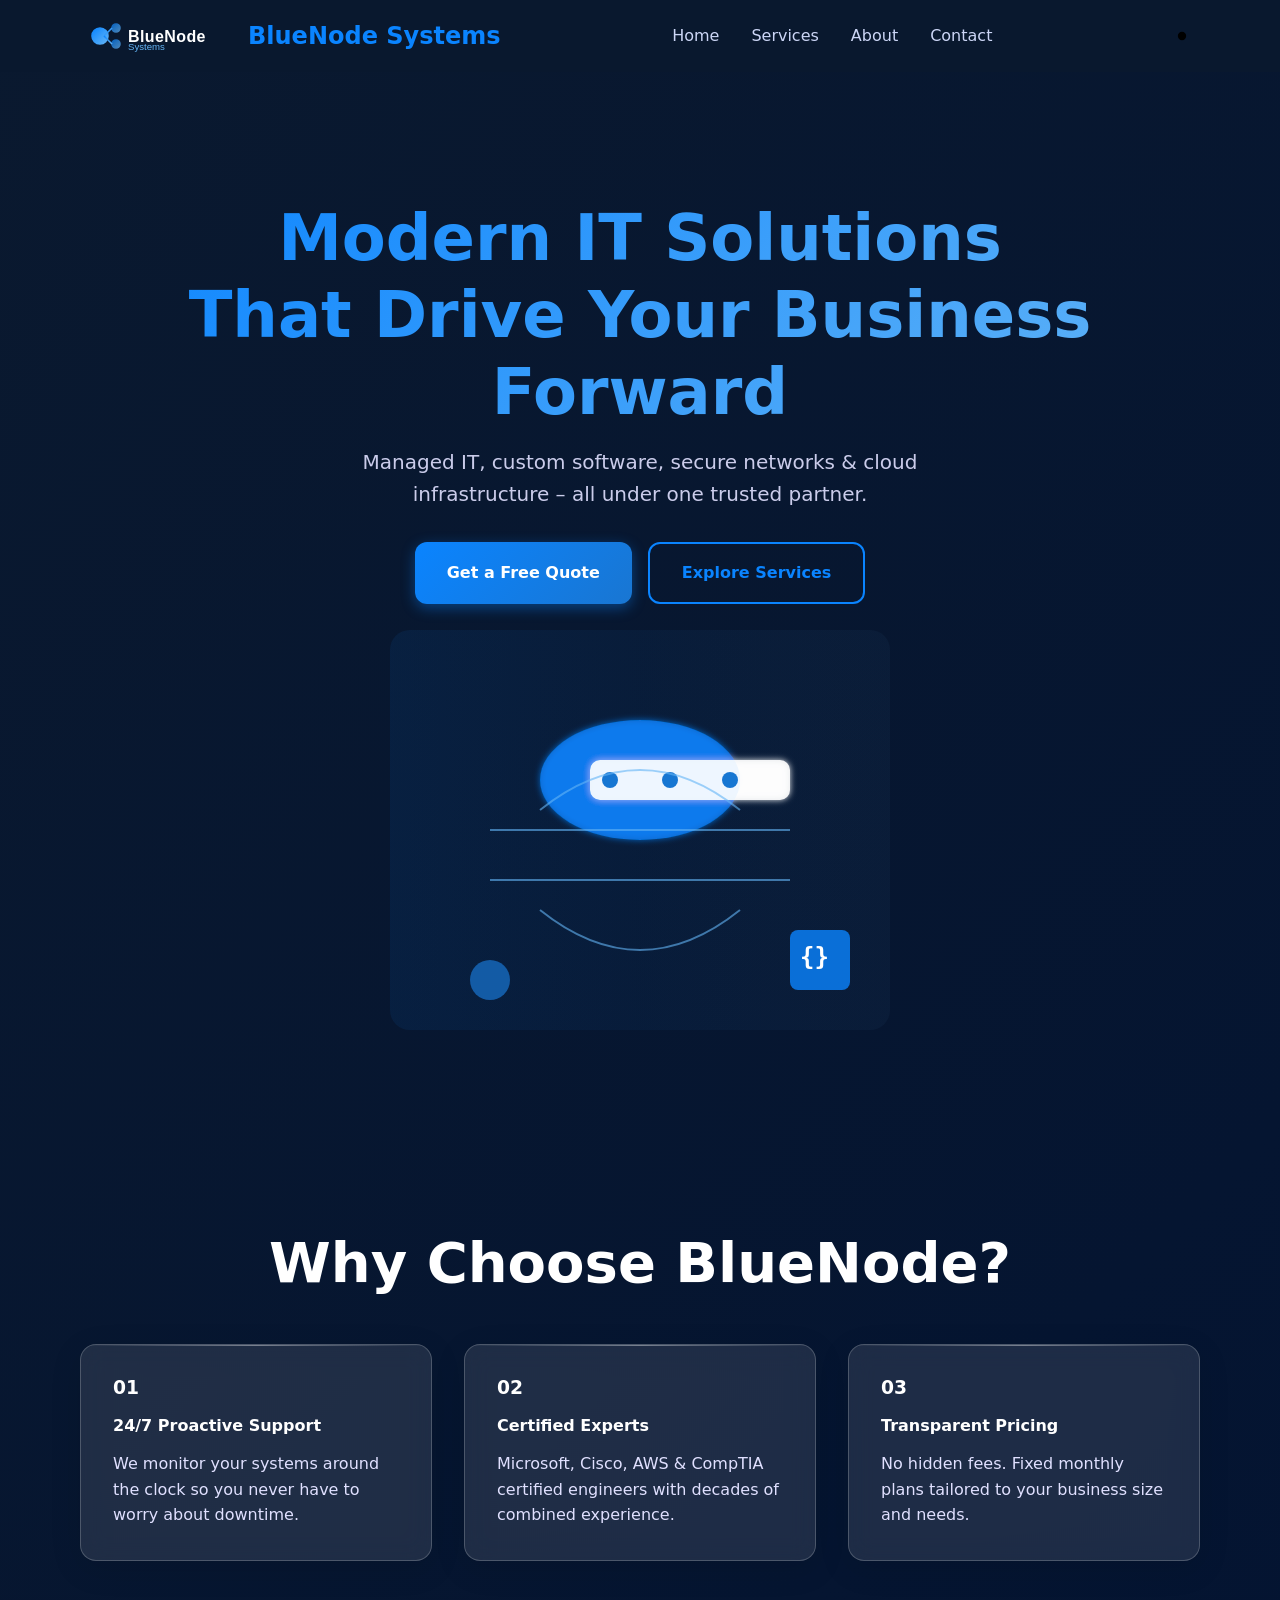
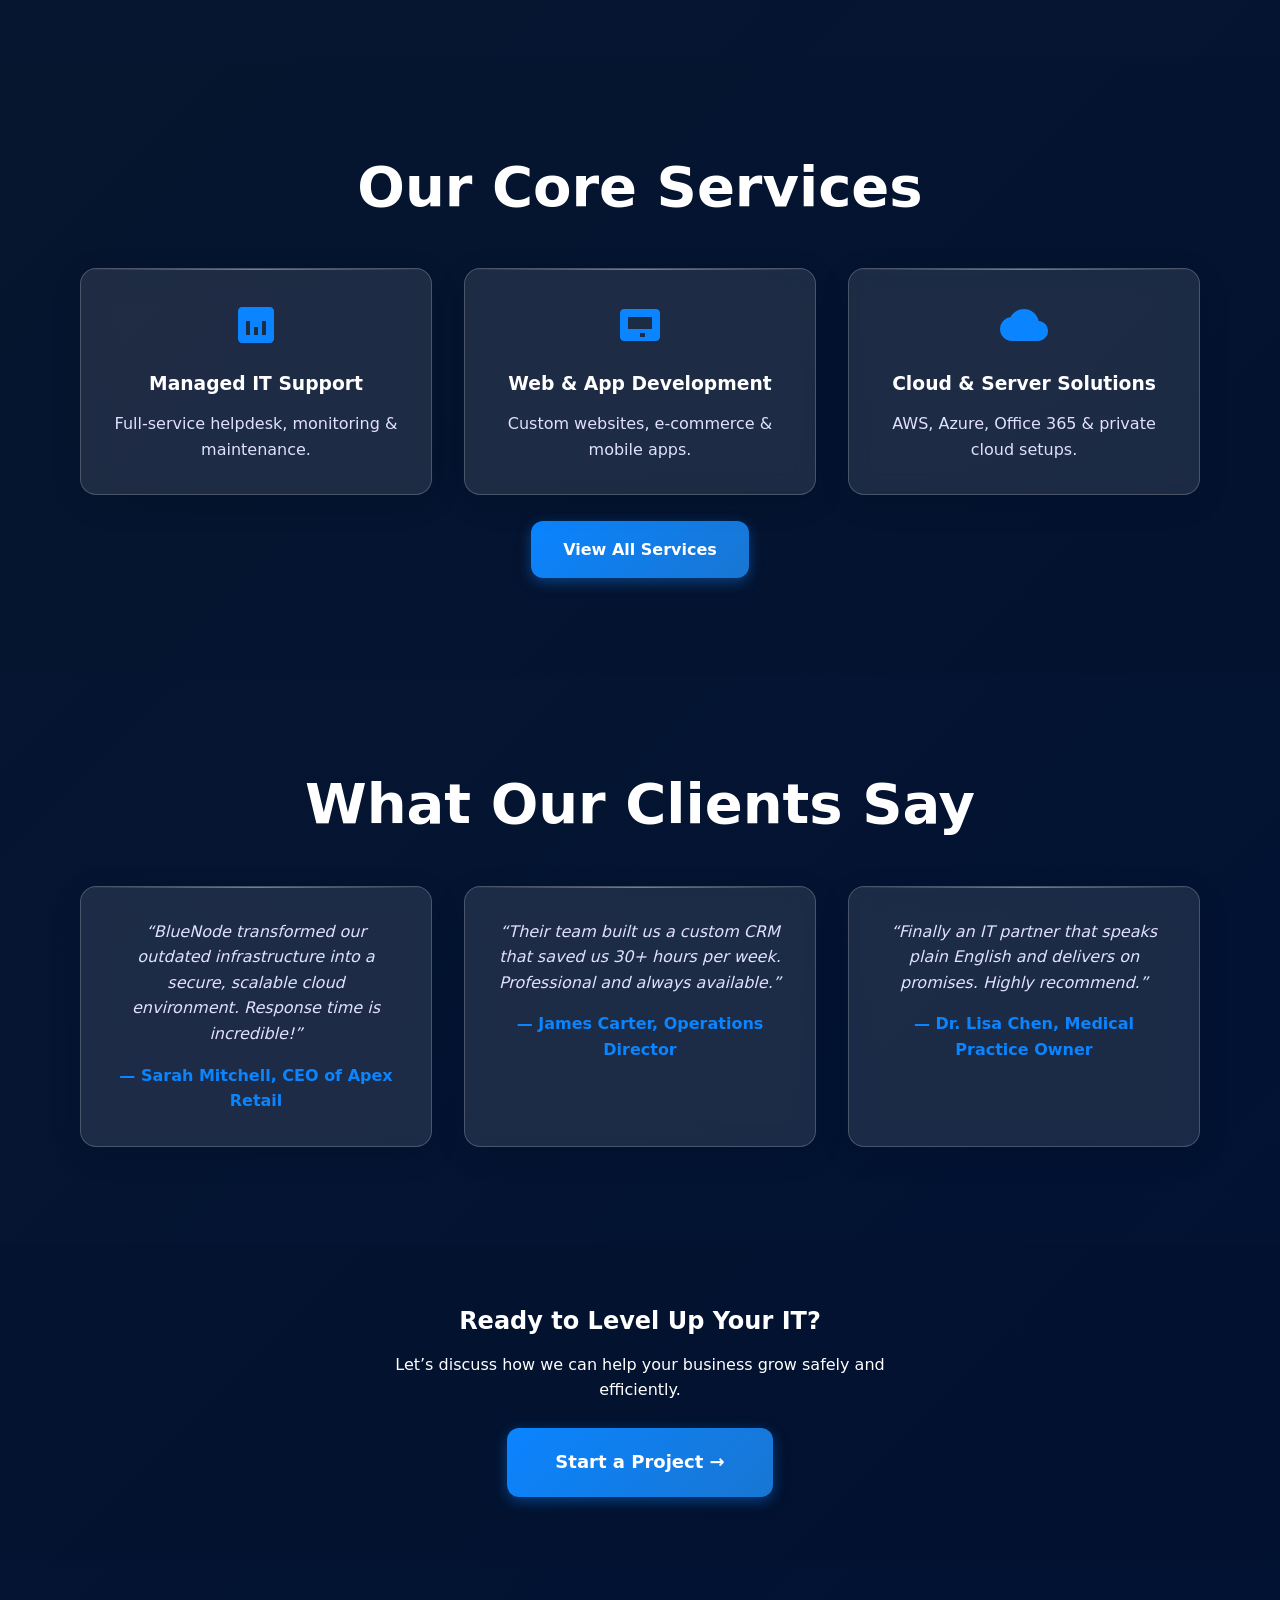
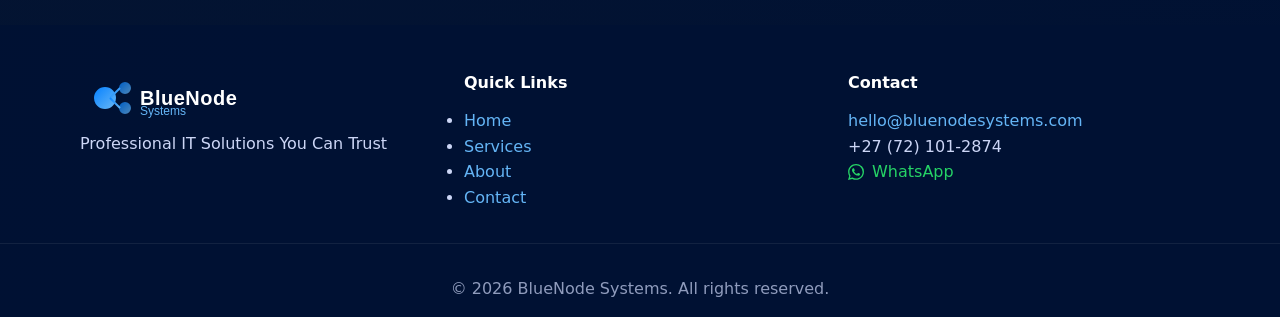
<file: index.html>
<!DOCTYPE html>
<html lang="en">

  <head>
    <meta charset="UTF-8" />
    <meta name="viewport" content="width=device-width, initial-scale=1.0" />
    <meta name="description"
      content="BlueNode Systems – Professional Managed IT Services, Web & App Development, Cloud Solutions, and Network Security in [Your City]. Trusted by 200+ businesses." />
    <meta name="keywords"
      content="IT support, web development, cloud solutions, cybersecurity, managed IT, BlueNode Systems" />
    <meta property="og:title"
      content="BlueNode Systems – Modern IT Solutions for Your Business" />
    <meta property="og:description"
      content="Professional IT services, custom software, secure networks & cloud infrastructure." />
    <meta property="og:url" content="https://bluenodesystems.com" />
    <meta property="og:type" content="website" />

    <title>BlueNode Systems – Professional IT & Digital Solutions</title>
    <link rel="icon" href="./assets/images/logo.svg" type="image/svg+xml">
    <link rel="stylesheet" href="./assets/css/styles.css" />
    <script defer src="./assets/js/main.js"></script>
    <meta property="og:image" content="./assets/images/hero.svg" />

    <!-- JSON-LD Structured Data -->
    <script type="application/ld+json">
  {
    "@context": "https://schema.org",
    "@type": "Organization",
    "name": "BlueNode Systems",
    "url": "https://bluenodesystems.com",
    "logo": "https://bluenodesystems.com/assets/images/logo.svg",
    "description": "Professional managed IT services, web & app development, cloud solutions and cybersecurity.",
    "contactPoint": {
      "@type": "ContactPoint",
      "telephone": "0605697174",
      "contactType": "Customer Service",
      "email": "hello@bluenodesystems.com"
    }
  }
  </script>
  </head>

  <body>
    <!-- Navbar -->
    <header class="header" id="header">
      <div class="container header__container">
        <a href="./" class="logo">
        <img src="./assets/images/logo.svg" alt="BlueNode Systems Logo" />
          <span>BlueNode Systems</span>
        </a>

        <nav class="nav">
          <ul class="nav__list">
            <li><a href="./" class="nav__link active">Home</a></li>
            <li><a href="./services.html" class="nav__link">Services</a></li>
            <li><a href="./about.html" class="nav__link">About</a></li>
            <li><a href="./contact.html" class="nav__link">Contact</a></li>
          </ul>
        </nav>

        <button class="theme-toggle" aria-label="Toggle dark mode"
          id="themeToggle">
          <svg class="sun" viewBox="0 0 24 24">
            <path
              d="M12 7a5 5 0 100 10 5 5 0 000-10zM12 1v2m0 18v2m-10-9H2m20 0h-2m-2.636-7.364l-1.414 1.414m-12.728 0L4.808 6.222M5.636 18.364l1.414-1.414m12.728 0l1.414 1.414" />
          </svg>
          <svg class="moon" viewBox="0 0 24 24">
            <path
              d="M21.64 13a1 1 0 00-1.05-.14 8.05 8.05 0 01-3.37.73 8.15 8.15 0 01-8.14-8.15 8.06 8.06 0 01.73-3.37 1 1 0 00-.64-1.47 10.54 10.54 0 00-5.77 15.6 10.5 10.5 0 0015.6-5.77z" />
          </svg>
        </button>

        <button class="nav-toggle" id="navToggle" aria-label="Open menu">
          <span></span><span></span><span></span>
        </button>
      </div>
    </header>

    <!-- Hero -->
    <section class="hero">
      <div class="container hero__container">
        <div class="hero__content">
          <h1 class="hero__title">Modern IT Solutions<br>That Drive Your
            Business Forward</h1>
          <p class="hero__subtitle">Managed IT, custom software, secure networks
            & cloud infrastructure – all under one trusted partner.</p>
          <div class="hero__actions">
            <a href="/contact.html" class="btn btn--primary">Get a Free
              Quote</a>
            <a href="/services.html" class="btn btn--secondary">Explore
              Services</a>
          </div>
          <br>
        </div>
        <div class="hero-image-container">
          <img 
            src="./assets/images/hero.svg" 
            alt="BlueNode Systems – Modern IT & Cloud Solutions" 
            class="hero-image"
          />
</div>
      </div>
    </section>

    <!-- Why Choose Us -->
    <section class="section why">
      <div class="container">
        <h2 class="section__title">Why Choose BlueNode?</h2>
        <div class="grid why__grid">
          <div class="glass-card why__card reveal">
            <h3>01</h3>
            <h4>24/7 Proactive Support</h4>
            <p>We monitor your systems around the clock so you never have to
              worry about downtime.</p>
          </div>
          <div class="glass-card why__card reveal">
            <h3>02</h3>
            <h4>Certified Experts</h4>
            <p>Microsoft, Cisco, AWS & CompTIA certified engineers with decades
              of combined experience.</p>
          </div>
          <div class="glass-card why__card reveal">
            <h3>03</h3>
            <h4>Transparent Pricing</h4>
            <p>No hidden fees. Fixed monthly plans tailored to your business
              size and needs.</p>
          </div>
        </div>
      </div>
    </section>

    <!-- Service Highlights -->
    <section class="section services-preview">
      <div class="container">
        <h2 class="section__title">Our Core Services</h2>
        <div class="grid services-preview__grid">
          <a href="/services.html#managed-it"
            class="glass-card service-card reveal">
            <svg class="service-icon" viewBox="0 0 24 24">
              <path fill="currentColor"
                d="M19 3H5c-1.1 0-2 .9-2 2v14c0 1.1.9 2 2 2h14c1.1 0 2-.9 2-2V5c0-1.1-.9-2-2-2zM9 17H7v-7h2v7zm4 0h-2v-4h2v4zm4 0h-2v-7h2v7z" />
            </svg>
            <h3>Managed IT Support</h3>
            <p>Full-service helpdesk, monitoring & maintenance.</p>
          </a>
          <a href="/services.html#web-dev"
            class="glass-card service-card reveal">
            <svg class="service-icon" viewBox="0 0 24 24">
              <path fill="currentColor"
                d="M20 4H4c-1.1 0-1.99.9-1.99 2L2 18c0 1.1.9 2 2 2h16c1.1 0 2-.9 2-2V6c0-1.1-.9-2-2-2zm-5.5 14H12v-2h2.5v2zm3.5-4H6V8h12v6z" />
            </svg>
            <h3>Web & App Development</h3>
            <p>Custom websites, e-commerce & mobile apps.</p>
          </a>
          <a href="/services.html#cloud" class="glass-card service-card reveal">
            <svg class="service-icon" viewBox="0 0 24 24">
              <path fill="currentColor"
                d="M19.35 10.04A7.49 7.49 0 0012 4C9.11 4 6.6 5.64 5.35 8.04A5.994 5.994 0 000 14c0 3.31 2.69 6 6 6h13c2.76 0 5-2.24 5-5 0-2.64-2.05-4.78-4.65-4.96z" />
            </svg>
            <h3>Cloud & Server Solutions</h3>
            <p>AWS, Azure, Office 365 & private cloud setups.</p>
          </a>
        </div>
        <br>
        <div class="text-center">
          <a href="/services.html" class="btn btn--primary">View All
            Services</a>
        </div>
      </div>
    </section>

    <!-- Testimonials -->
    <section class="section testimonials">
      <div class="container">
        <h2 class="section__title">What Our Clients Say</h2>
        <div class="grid testimonials__grid">
          <div class="glass-card testimonial reveal">
            <p>“BlueNode transformed our outdated infrastructure into a secure,
              scalable cloud environment. Response time is incredible!”</p>
            <strong>— Sarah Mitchell, CEO of Apex Retail</strong>
          </div>
          <div class="glass-card testimonial reveal">
            <p>“Their team built us a custom CRM that saved us 30+ hours per
              week. Professional and always available.”</p>
            <strong>— James Carter, Operations Director</strong>
          </div>
          <div class="glass-card testimonial reveal">
            <p>“Finally an IT partner that speaks plain English and delivers on
              promises. Highly recommend.”</p>
            <strong>— Dr. Lisa Chen, Medical Practice Owner</strong>
          </div>
        </div>
      </div>
    </section>

    <!-- CTA -->
    <section class="section cta">
      <div class="container cta__container">
        <h2>Ready to Level Up Your IT?</h2>
        <p>Let’s discuss how we can help your business grow safely and
          efficiently.</p>
          <br>
        <a href="/contact.html" class="btn btn--primary btn--large">Start a
          Project →</a>
      </div>
    </section>

    <!-- Footer -->
  <footer class="footer">
    <div class="container footer__container">
      <div class="footer__brand">
        <img src="./assets/images/logo.svg" alt="BlueNode Systems" />
        <p>Professional IT Solutions You Can Trust</p>
      </div>
      <div class="footer__links">
        <h4>Quick Links</h4>
        <ul>
          <li><a href="./">Home</a></li>
          <li><a href="./services.html">Services</a></li>
          <li><a href="./about.html">About</a></li>
          <li><a href="./contact.html">Contact</a></li>
        </ul>
      </div>
      <div class="footer__contact">
        <h4>Contact</h4>
        <p><a href="mailto:hello@bluenodesystems.com">hello@bluenodesystems.com</a></p>
        <p>+27 (72) 101-2874</p>
        <a href="https://wa.me/0721012874" target="_blank" class="whatsapp">
          <svg viewBox="0 0 24 24" style="width:16px;height:16px;">
            <path fill="currentColor"
              d="M17.472 14.382c-.297-.149-1.758-.867-2.03-.967-.273-.099-.471-.148-.67.15-.197.297-.767.966-.94 1.164-.173.199-.347.223-.644.075-.297-.15-1.255-.463-2.39-1.475-.883-.788-1.48-1.761-1.653-2.059-.173-.297-.018-.458.13-.606.134-.133.298-.347.446-.52.149-.174.198-.298.298-.497.099-.198.05-.371-.025-.52-.075-.149-.669-1.612-.916-2.207-.242-.579-.487-.5-.669-.51-.173-.008-.371-.01-.57-.01-.198 0-.52.074-.792.372-.272.297-1.04 1.016-1.04 2.479 0 1.462 1.065 2.875 1.213 3.074.149.198 2.096 3.2 5.077 4.487.709.306 1.262.489 1.694.625.712.227 1.36.195 1.871.118.571-.085 1.758-.719 2.006-1.413.248-.694.248-1.289.173-1.413-.074-.124-.272-.198-.57-.347m-5.421 7.403h-.004a9.87 9.87 0 01-5.031-1.378l-.361-.214-3.741.982.998-3.648-.235-.374a9.86 9.86 0 01-1.51-5.26c.001-5.45 4.436-9.884 9.888-9.884 2.64 0 5.122 1.03 6.988 2.898a9.825 9.825 0 012.893 6.994c-.003 5.45-4.437 9.884-9.885 9.884m8.413-18.297A11.815 11.815 0 0012.05 0C5.495 0 .16 5.335.157 11.892c0 2.096.547 4.142 1.588 5.945L.057 24l6.305-1.654a11.882 11.882 0 005.683 1.448h.005c6.554 0 11.89-5.335 11.893-11.893A11.821 11.821 0 0020.886 3.488" />
          </svg>
          WhatsApp
        </a>
      </div>
    </div>
    <div class="footer__bottom">
      <p>© 2026 BlueNode Systems. All rights reserved.</p>
    </div>
  </footer>
  </body>

</html>
</file>
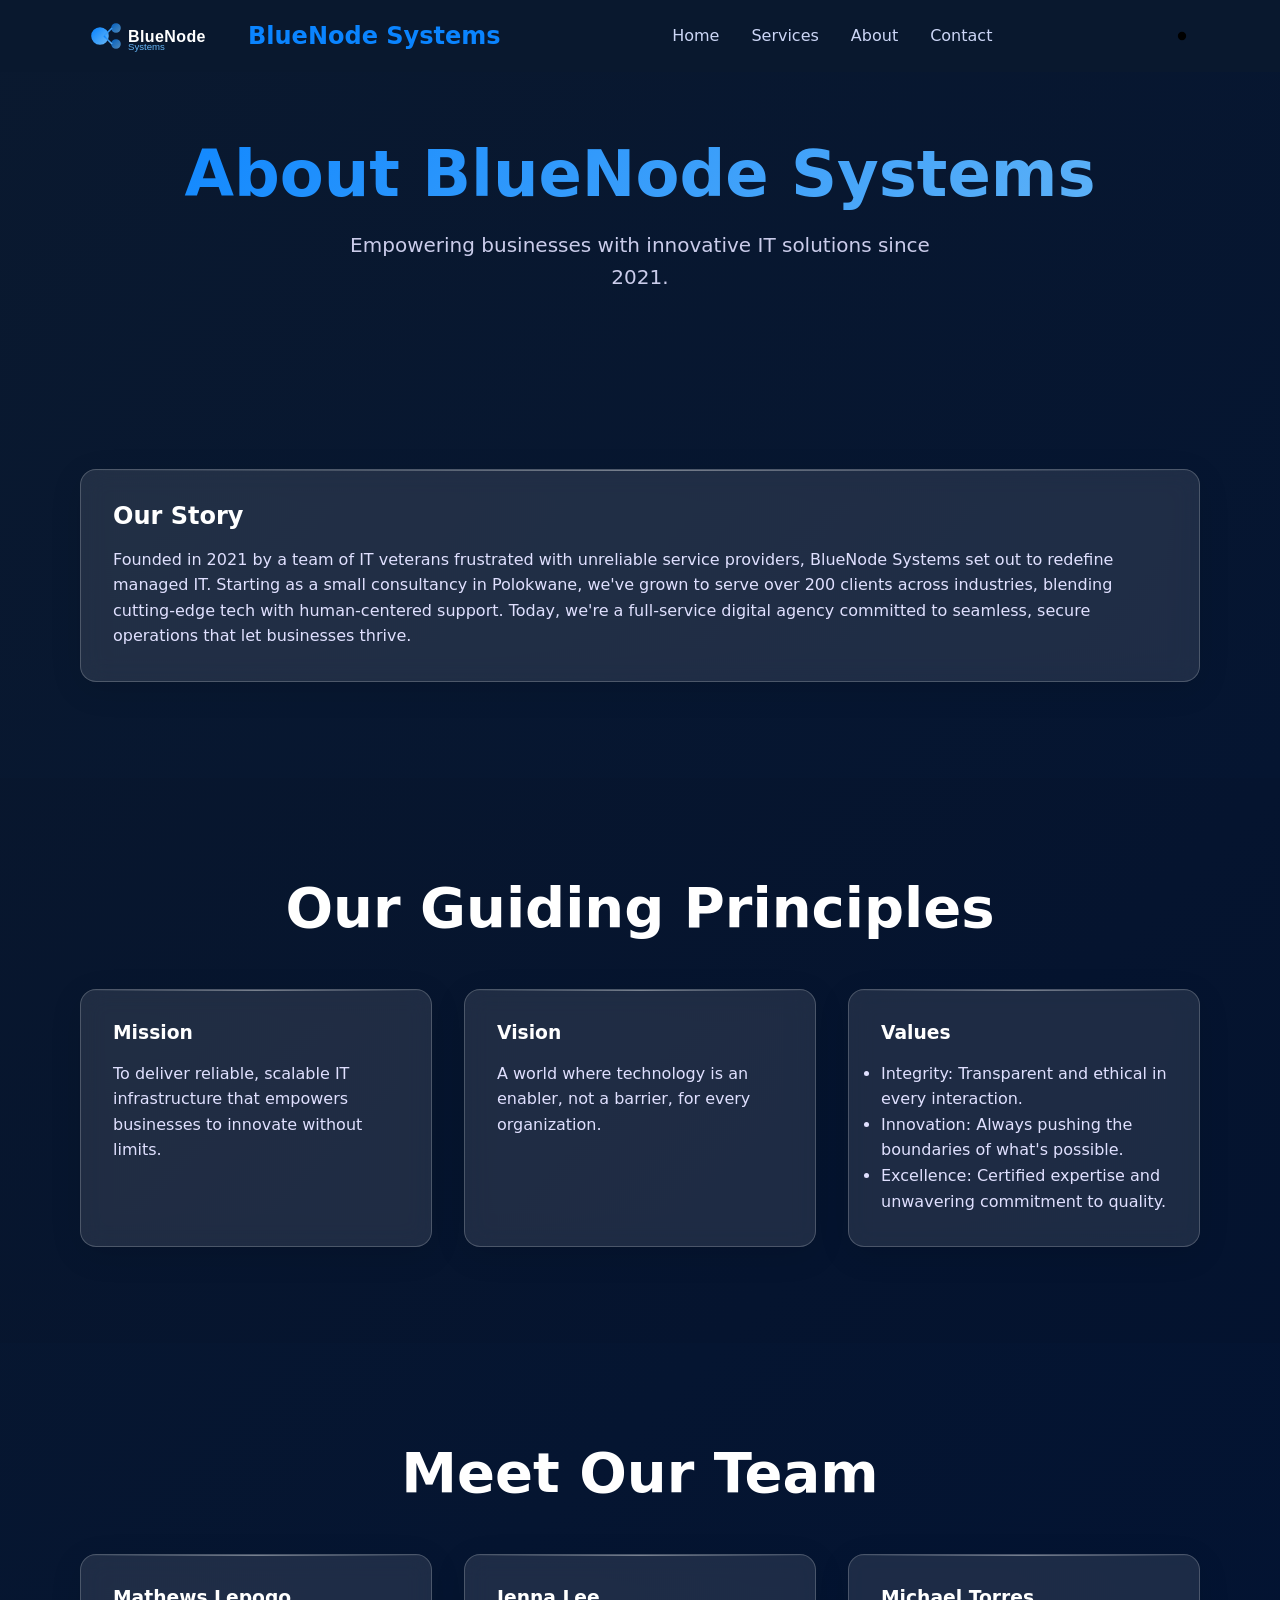
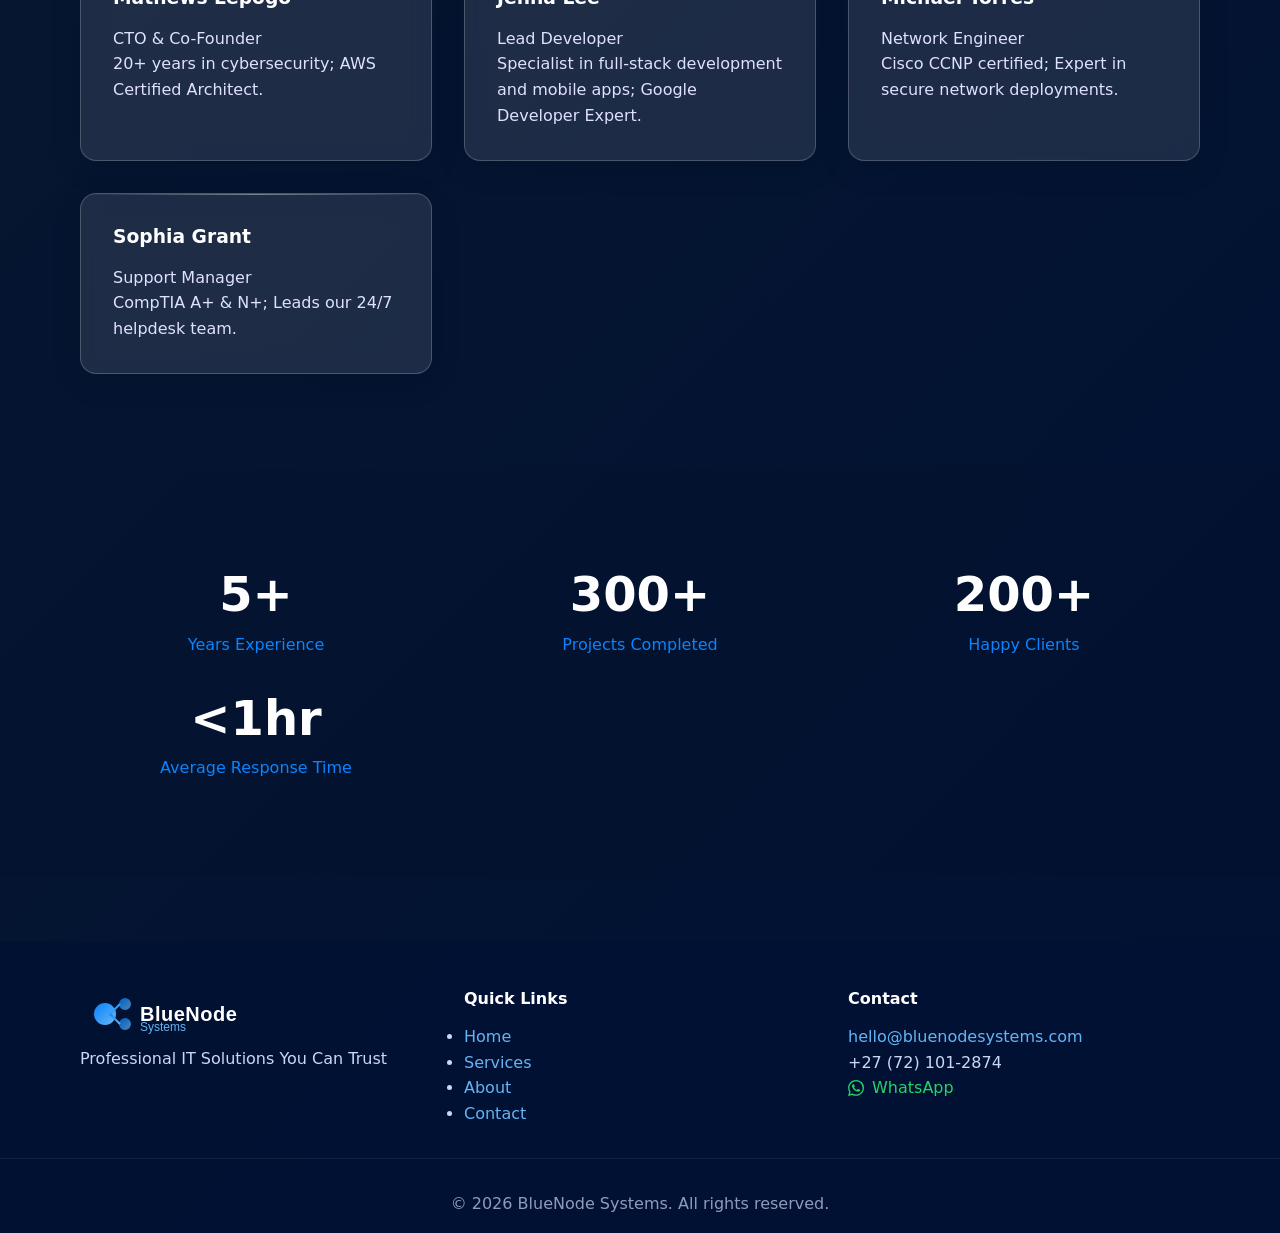
<file: about.html>
<!DOCTYPE html>
<html lang="en">

  <head>
    <meta charset="UTF-8" />
    <meta name="viewport" content="width=device-width, initial-scale=1.0" />
    <meta name="description"
      content="Learn about BlueNode Systems: Our story, mission, team, and track record in IT services and digital solutions." />
    <meta name="keywords"
      content="about BlueNode Systems, IT company, mission vision, team" />
    <meta property="og:title" content="About Us – BlueNode Systems" />
    <meta property="og:description"
      content="Discover our journey, values, and expert team delivering reliable IT solutions." />
    <meta property="og:url" content="https://bluenodesystems.com/about.html" />
    <meta property="og:type" content="website" />

    <title>About Us – BlueNode Systems</title>
    <link rel="icon" href="./assets/images/logo.svg" type="image/svg+xml">
    <link rel="stylesheet" href="./assets/css/styles.css" />
    <script defer src="./assets/js/main.js"></script>
    <meta property="og:image" content="./assets/images/hero.svg" />

    <!-- JSON-LD Structured Data -->
    <script type="application/ld+json">
  {
    "@context": "https://schema.org",
    "@type": "Organization",
    "name": "BlueNode Systems",
    "url": "https://bluenodesystems.com",
    "logo": "https://bluenodesystems.com/assets/images/logo.svg",
    "description": "Professional managed IT services, web & app development, cloud solutions and cybersecurity.",
    "contactPoint": {
      "@type": "ContactPoint",
      "telephone": "0605697174",
      "contactType": "Customer Service",
      "email": "hello@bluenodesystems.com"
    }
  }
  </script>
  </head>

  <body>
    <!-- Navbar (same as index, but active on About) -->
    <header class="header" id="header">
      <div class="container header__container">
        <a href="./" class="logo">
        <img src="./assets/images/logo.svg" alt="BlueNode Systems Logo" />
          <span>BlueNode Systems</span>
        </a>

        <nav class="nav">
          <ul class="nav__list">
            <li><a href="./" class="nav__link">Home</a></li>
            <li><a href="./services.html" class="nav__link">Services</a></li>
            <li><a href="./about.html" class="nav__link active">About</a></li>
            <li><a href="./contact.html" class="nav__link">Contact</a></li>
          </ul>
        </nav>

        <button class="theme-toggle" aria-label="Toggle dark mode"
          id="themeToggle">
          <svg class="sun" viewBox="0 0 24 24">
            <path
              d="M12 7a5 5 0 100 10 5 5 0 000-10zM12 1v2m0 18v2m-10-9H2m20 0h-2m-2.636-7.364l-1.414 1.414m-12.728 0L4.808 6.222M5.636 18.364l1.414-1.414m12.728 0l1.414 1.414" />
          </svg>
          <svg class="moon" viewBox="0 0 24 24">
            <path
              d="M21.64 13a1 1 0 00-1.05-.14 8.05 8.05 0 01-3.37.73 8.15 8.15 0 01-8.14-8.15 8.06 8.06 0 01.73-3.37 1 1 0 00-.64-1.47 10.54 10.54 0 00-5.77 15.6 10.5 10.5 0 0015.6-5.77z" />
          </svg>
        </button>

        <button class="nav-toggle" id="navToggle" aria-label="Open menu">
          <span></span><span></span><span></span>
        </button>
      </div>
    </header>

    <!-- Hero Small -->
    <section class="hero hero--small">
      <div class="container">
        <h1 class="hero__title">About BlueNode Systems</h1>
        <p class="hero__subtitle">Empowering businesses with innovative IT
          solutions since 2021.</p>
      </div>
    </section>

    <!-- Company Story -->
    <section class="section story">
      <div class="container">
        <div class="glass-card reveal">
          <h2>Our Story</h2>
          <p>Founded in 2021 by a team of IT veterans frustrated with unreliable
            service providers, BlueNode Systems set out to redefine managed IT.
            Starting as a small consultancy in Polokwane, we've grown to serve
            over 200 clients across industries, blending cutting-edge tech with
            human-centered support. Today, we're a full-service digital agency
            committed to seamless, secure operations that let businesses thrive.
          </p>
        </div>
      </div>
    </section>

    <!-- Mission, Vision, Values -->
    <section class="section mv v">
      <div class="container">
        <h2 class="section__title">Our Guiding Principles</h2>
        <div class="grid mvv__grid">
          <div class="glass-card reveal">
            <h3>Mission</h3>
            <p>To deliver reliable, scalable IT infrastructure that empowers
              businesses to innovate without limits.</p>
          </div>
          <div class="glass-card reveal">
            <h3>Vision</h3>
            <p>A world where technology is an enabler, not a barrier, for every
              organization.</p>
          </div>
          <div class="glass-card reveal">
            <h3>Values</h3>
            <ul>
              <li>Integrity: Transparent and ethical in every interaction.</li>
              <li>Innovation: Always pushing the boundaries of what's possible.
              </li>
              <li>Excellence: Certified expertise and unwavering commitment to
                quality.</li>
            </ul>
          </div>
        </div>
      </div>
    </section>

    <!-- Team -->
    <section class="section team">
      <div class="container">
        <h2 class="section__title">Meet Our Team</h2>
        <div class="grid team__grid">
          <div class="glass-card team-member reveal">
            <h3>Mathews Lepogo</h3>
            <p>CTO & Co-Founder</p>
            <p>20+ years in cybersecurity; AWS Certified Architect.</p>
          </div>
          <div class="glass-card team-member reveal">
            <h3>Jenna Lee</h3>
            <p>Lead Developer</p>
            <p>Specialist in full-stack development and mobile apps; Google
              Developer Expert.</p>
          </div>
          <div class="glass-card team-member reveal">
            <h3>Michael Torres</h3>
            <p>Network Engineer</p>
            <p>Cisco CCNP certified; Expert in secure network deployments.</p>
          </div>
          <div class="glass-card team-member reveal">
            <h3>Sophia Grant</h3>
            <p>Support Manager</p>
            <p>CompTIA A+ & N+; Leads our 24/7 helpdesk team.</p>
          </div>
        </div>
      </div>
    </section>

    <!-- Quick Stats -->
    <section class="section stats">
      <div class="container">
        <div class="grid stats__grid">
          <div class="stat reveal">
            <h3>5+</h3>
            <p>Years Experience</p>
          </div>
          <div class="stat reveal">
            <h3>300+</h3>
            <p>Projects Completed</p>
          </div>
          <div class="stat reveal">
            <h3>200+</h3>
            <p>Happy Clients</p>
          </div>
          <div class="stat reveal">
            <h3>&lt;1hr</h3>
            <p>Average Response Time</p>
          </div>
        </div>
      </div>
    </section>

    <!-- Footer -->
  <footer class="footer">
    <div class="container footer__container">
      <div class="footer__brand">
        <img src="./assets/images/logo.svg" alt="BlueNode Systems" />
        <p>Professional IT Solutions You Can Trust</p>
      </div>
      <div class="footer__links">
        <h4>Quick Links</h4>
        <ul>
          <li><a href="./">Home</a></li>
          <li><a href="./services.html">Services</a></li>
          <li><a href="./about.html">About</a></li>
          <li><a href="./contact.html">Contact</a></li>
        </ul>
      </div>
      <div class="footer__contact">
        <h4>Contact</h4>
        <p><a href="mailto:hello@bluenodesystems.com">hello@bluenodesystems.com</a></p>
        <p>+27 (72) 101-2874</p>
        <a href="https://wa.me/0721012874" target="_blank" class="whatsapp">
          <svg viewBox="0 0 24 24" style="width:16px;height:16px;">
            <path fill="currentColor"
              d="M17.472 14.382c-.297-.149-1.758-.867-2.03-.967-.273-.099-.471-.148-.67.15-.197.297-.767.966-.94 1.164-.173.199-.347.223-.644.075-.297-.15-1.255-.463-2.39-1.475-.883-.788-1.48-1.761-1.653-2.059-.173-.297-.018-.458.13-.606.134-.133.298-.347.446-.52.149-.174.198-.298.298-.497.099-.198.05-.371-.025-.52-.075-.149-.669-1.612-.916-2.207-.242-.579-.487-.5-.669-.51-.173-.008-.371-.01-.57-.01-.198 0-.52.074-.792.372-.272.297-1.04 1.016-1.04 2.479 0 1.462 1.065 2.875 1.213 3.074.149.198 2.096 3.2 5.077 4.487.709.306 1.262.489 1.694.625.712.227 1.36.195 1.871.118.571-.085 1.758-.719 2.006-1.413.248-.694.248-1.289.173-1.413-.074-.124-.272-.198-.57-.347m-5.421 7.403h-.004a9.87 9.87 0 01-5.031-1.378l-.361-.214-3.741.982.998-3.648-.235-.374a9.86 9.86 0 01-1.51-5.26c.001-5.45 4.436-9.884 9.888-9.884 2.64 0 5.122 1.03 6.988 2.898a9.825 9.825 0 012.893 6.994c-.003 5.45-4.437 9.884-9.885 9.884m8.413-18.297A11.815 11.815 0 0012.05 0C5.495 0 .16 5.335.157 11.892c0 2.096.547 4.142 1.588 5.945L.057 24l6.305-1.654a11.882 11.882 0 005.683 1.448h.005c6.554 0 11.89-5.335 11.893-11.893A11.821 11.821 0 0020.886 3.488" />
          </svg>
          WhatsApp
        </a>
      </div>
    </div>
    <div class="footer__bottom">
      <p>© 2026 BlueNode Systems. All rights reserved.</p>
    </div>
  </footer>
  </body>

</html>
</file>
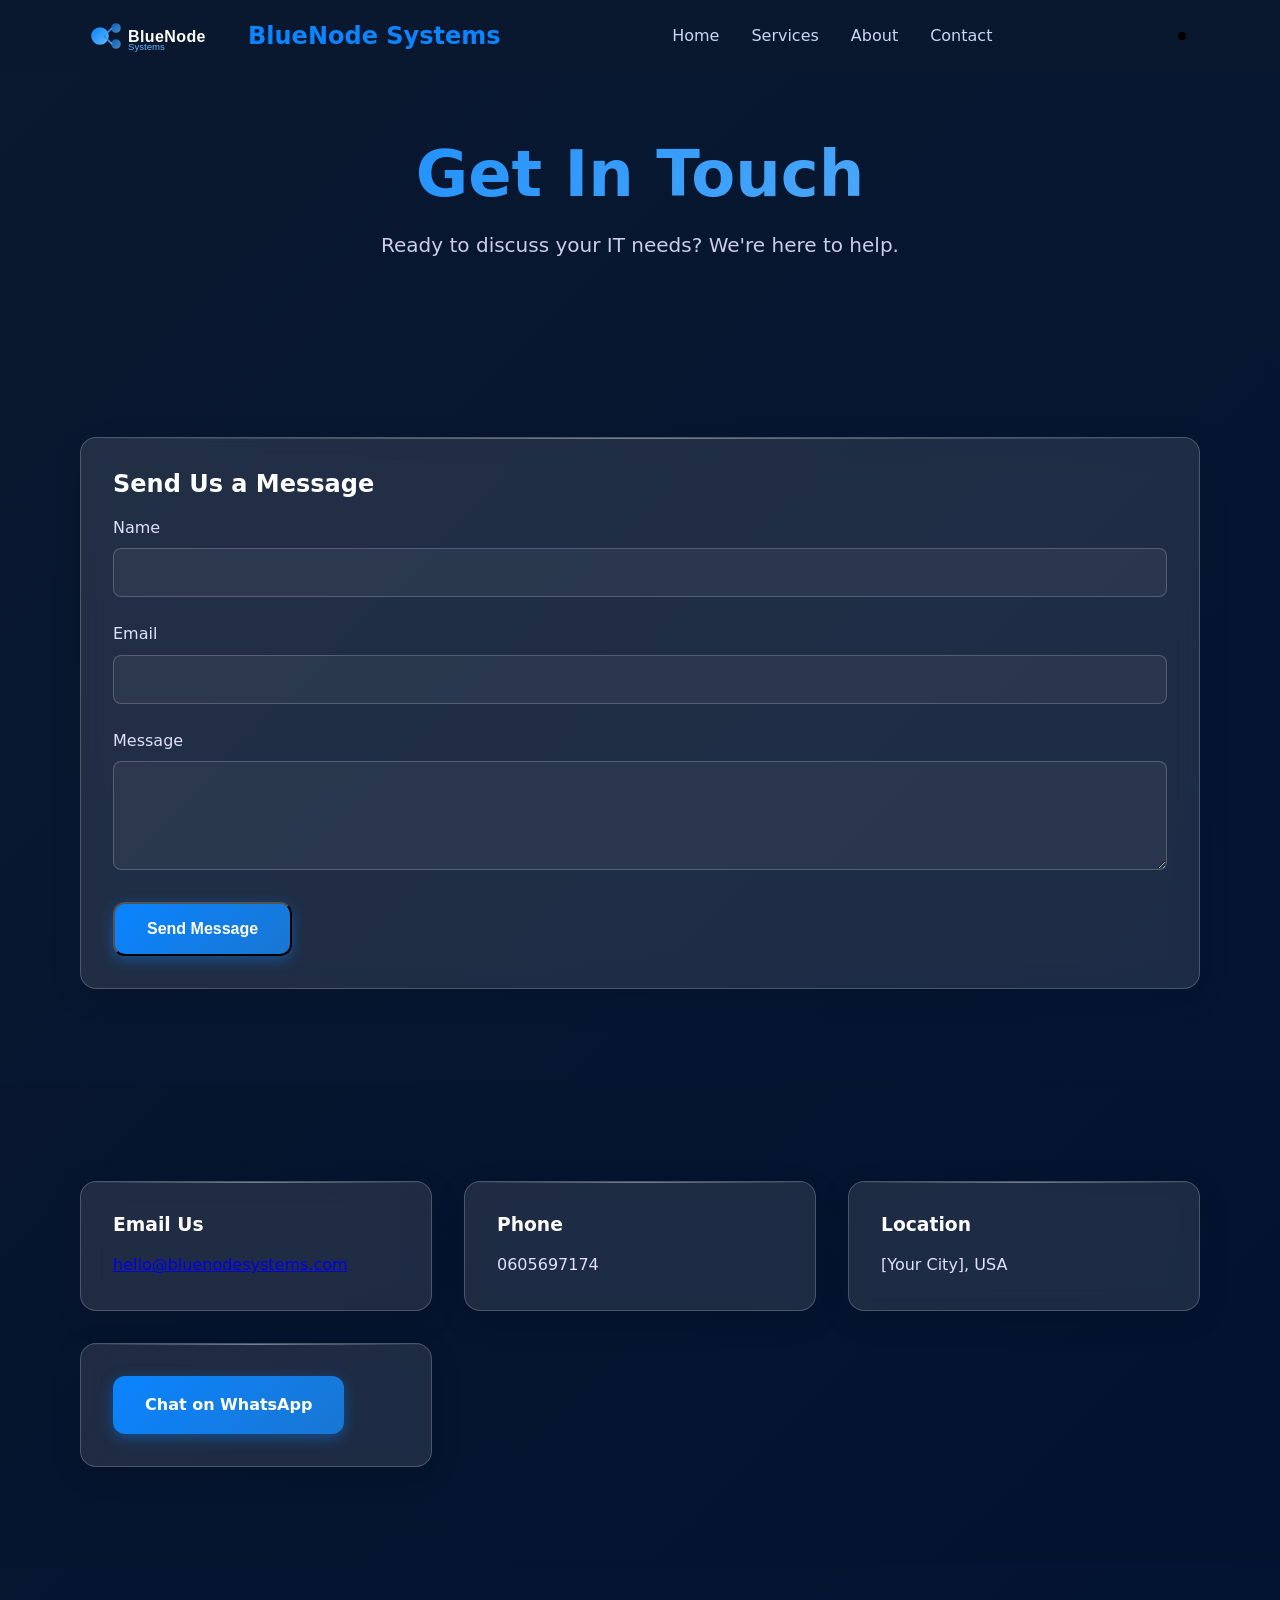
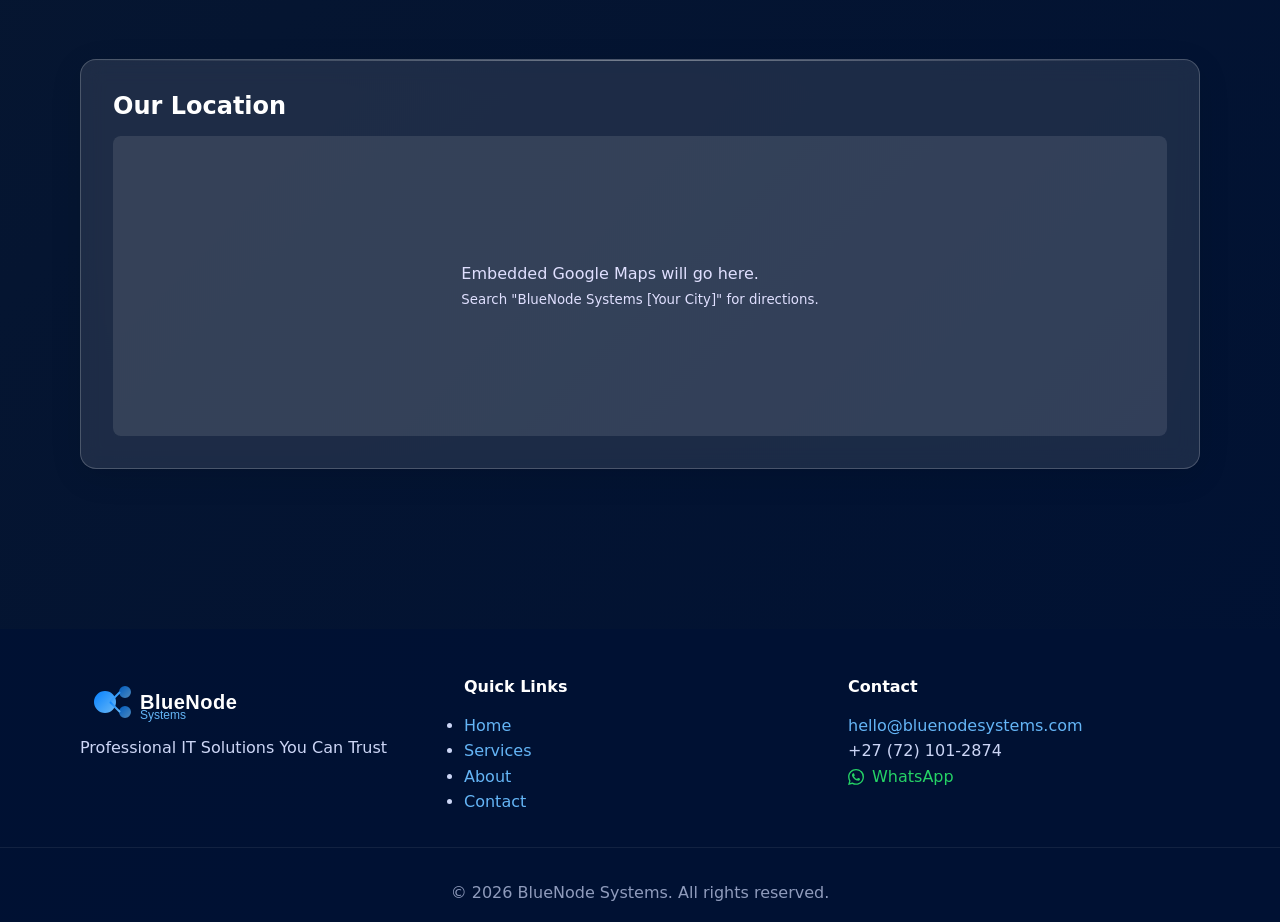
<file: contact.html>
<!DOCTYPE html>
<html lang="en">

  <head>
    <meta charset="UTF-8" />
    <meta name="viewport" content="width=device-width, initial-scale=1.0" />
    <meta name="description"
      content="Contact BlueNode Systems for IT consultations, quotes, or support. Get in touch via form, email, or WhatsApp." />
    <meta name="keywords"
      content="contact BlueNode Systems, IT support quote, get in touch" />
    <meta property="og:title" content="Contact Us – BlueNode Systems" />
    <meta property="og:description"
      content="Reach out for professional IT services and solutions." />
    <meta property="og:url"
      content="https://bluenodesystems.com/contact.html" />
    <meta property="og:type" content="website" />

    <title>Contact Us – BlueNode Systems</title>
    <link rel="icon" href="./assets/images/logo.svg" type="image/svg+xml">
    <link rel="stylesheet" href="./assets/css/styles.css" />
    <script defer src="./assets/js/main.js"></script>
    <meta property="og:image" content="./assets/images/hero.svg" />

    <!-- JSON-LD Structured Data -->
    <script type="application/ld+json">
  {
    "@context": "https://schema.org",
    "@type": "Organization",
    "name": "BlueNode Systems",
    "url": "https://bluenodesystems.com",
    "logo": "https://bluenodesystems.com/assets/images/logo.svg",
    "description": "Professional managed IT services, web & app development, cloud solutions and cybersecurity.",
    "contactPoint": {
      "@type": "ContactPoint",
      "telephone": "0605697174",
      "contactType": "Customer Service",
      "email": "hello@bluenodesystems.com"
    }
  }
  </script>
  </head>

  <body>
    <!-- Navbar (same as index, but active on Contact) -->
    <header class="header" id="header">
      <div class="container header__container">
        <a href="./" class="logo">
        <img src="./assets/images/logo.svg" alt="BlueNode Systems Logo" />
          <span>BlueNode Systems</span>
        </a>

        <nav class="nav">
          <ul class="nav__list">
            <li><a href="./" class="nav__link">Home</a></li>
            <li><a href="./services.html" class="nav__link">Services</a></li>
            <li><a href="./about.html" class="nav__link">About</a></li>
            <li><a href="./contact.html" class="nav__link active">Contact</a></li>
          </ul>
        </nav>

        <button class="theme-toggle" aria-label="Toggle dark mode"
          id="themeToggle">
          <svg class="sun" viewBox="0 0 24 24">
            <path
              d="M12 7a5 5 0 100 10 5 5 0 000-10zM12 1v2m0 18v2m-10-9H2m20 0h-2m-2.636-7.364l-1.414 1.414m-12.728 0L4.808 6.222M5.636 18.364l1.414-1.414m12.728 0l1.414 1.414" />
          </svg>
          <svg class="moon" viewBox="0 0 24 24">
            <path
              d="M21.64 13a1 1 0 00-1.05-.14 8.05 8.05 0 01-3.37.73 8.15 8.15 0 01-8.14-8.15 8.06 8.06 0 01.73-3.37 1 1 0 00-.64-1.47 10.54 10.54 0 00-5.77 15.6 10.5 10.5 0 0015.6-5.77z" />
          </svg>
        </button>

        <button class="nav-toggle" id="navToggle" aria-label="Open menu">
          <span></span><span></span><span></span>
        </button>
      </div>
    </header>

    <!-- Hero Small -->
    <section class="hero hero--small">
      <div class="container">
        <h1 class="hero__title">Get In Touch</h1>
        <p class="hero__subtitle">Ready to discuss your IT needs? We're here to
          help.</p>
      </div>
    </section>

    <!-- Contact Form -->
    <section class="section contact-form">
      <div class="container">
        <form class="glass-card contact__form reveal" action="/submit"
          method="POST">
          <h2>Send Us a Message</h2>
          <div class="form-group">
            <label for="name">Name</label>
            <input type="text" id="name" name="name" required />
          </div>
          <div class="form-group">
            <label for="email">Email</label>
            <input type="email" id="email" name="email" required />
          </div>
          <div class="form-group">
            <label for="message">Message</label>
            <textarea id="message" name="message" rows="5" required></textarea>
          </div>
          <button type="submit" class="btn btn--primary">Send Message</button>
        </form>
      </div>
    </section>

    <!-- Contact Info -->
    <section class="section contact-info">
      <div class="container grid contact__grid">
        <div class="glass-card reveal">
          <h3>Email Us</h3>
          <p><a
              href="mailto:hello@bluenodesystems.com">hello@bluenodesystems.com</a>
          </p>
        </div>
        <div class="glass-card reveal">
          <h3>Phone</h3>
          <p>0605697174</p>
        </div>
        <div class="glass-card reveal">
          <h3>Location</h3>
          <p>[Your City], USA</p>
        </div>
        <div class="glass-card reveal whatsapp-btn">
          <a href="https://wa.me/0721012874" target="_blank"
            class="btn btn--primary">Chat on WhatsApp</a>
        </div>
      </div>
    </section>

    <!-- Maps Placeholder -->
    <section class="section maps">
      <div class="container">
        <div class="glass-card reveal">
          <h2>Our Location</h2>
          <div id="map-placeholder"
            style="height: 300px; background: rgba(255,255,255,0.1); border-radius: 8px; display: flex; align-items: center; justify-content: center;">
            <p>Embedded Google Maps will go here. <br><small>Search "BlueNode
                Systems [Your City]" for directions.</small></p>
          </div>
        </div>
      </div>
    </section>

    <!-- Footer -->
  <footer class="footer">
    <div class="container footer__container">
      <div class="footer__brand">
        <img src="./assets/images/logo.svg" alt="BlueNode Systems" />
        <p>Professional IT Solutions You Can Trust</p>
      </div>
      <div class="footer__links">
        <h4>Quick Links</h4>
        <ul>
          <li><a href="./">Home</a></li>
          <li><a href="./services.html">Services</a></li>
          <li><a href="./about.html">About</a></li>
          <li><a href="./contact.html">Contact</a></li>
        </ul>
      </div>
      <div class="footer__contact">
        <h4>Contact</h4>
        <p><a href="mailto:hello@bluenodesystems.com">hello@bluenodesystems.com</a></p>
        <p>+27 (72) 101-2874</p>
        <a href="https://wa.me/0721012874" target="_blank" class="whatsapp">
          <svg viewBox="0 0 24 24" style="width:16px;height:16px;">
            <path fill="currentColor"
              d="M17.472 14.382c-.297-.149-1.758-.867-2.03-.967-.273-.099-.471-.148-.67.15-.197.297-.767.966-.94 1.164-.173.199-.347.223-.644.075-.297-.15-1.255-.463-2.39-1.475-.883-.788-1.48-1.761-1.653-2.059-.173-.297-.018-.458.13-.606.134-.133.298-.347.446-.52.149-.174.198-.298.298-.497.099-.198.05-.371-.025-.52-.075-.149-.669-1.612-.916-2.207-.242-.579-.487-.5-.669-.51-.173-.008-.371-.01-.57-.01-.198 0-.52.074-.792.372-.272.297-1.04 1.016-1.04 2.479 0 1.462 1.065 2.875 1.213 3.074.149.198 2.096 3.2 5.077 4.487.709.306 1.262.489 1.694.625.712.227 1.36.195 1.871.118.571-.085 1.758-.719 2.006-1.413.248-.694.248-1.289.173-1.413-.074-.124-.272-.198-.57-.347m-5.421 7.403h-.004a9.87 9.87 0 01-5.031-1.378l-.361-.214-3.741.982.998-3.648-.235-.374a9.86 9.86 0 01-1.51-5.26c.001-5.45 4.436-9.884 9.888-9.884 2.64 0 5.122 1.03 6.988 2.898a9.825 9.825 0 012.893 6.994c-.003 5.45-4.437 9.884-9.885 9.884m8.413-18.297A11.815 11.815 0 0012.05 0C5.495 0 .16 5.335.157 11.892c0 2.096.547 4.142 1.588 5.945L.057 24l6.305-1.654a11.882 11.882 0 005.683 1.448h.005c6.554 0 11.89-5.335 11.893-11.893A11.821 11.821 0 0020.886 3.488" />
          </svg>
          WhatsApp
        </a>
      </div>
    </div>
    <div class="footer__bottom">
      <p>© 2026 BlueNode Systems. All rights reserved.</p>
    </div>
  </footer>
  </body>

</html>
</file>
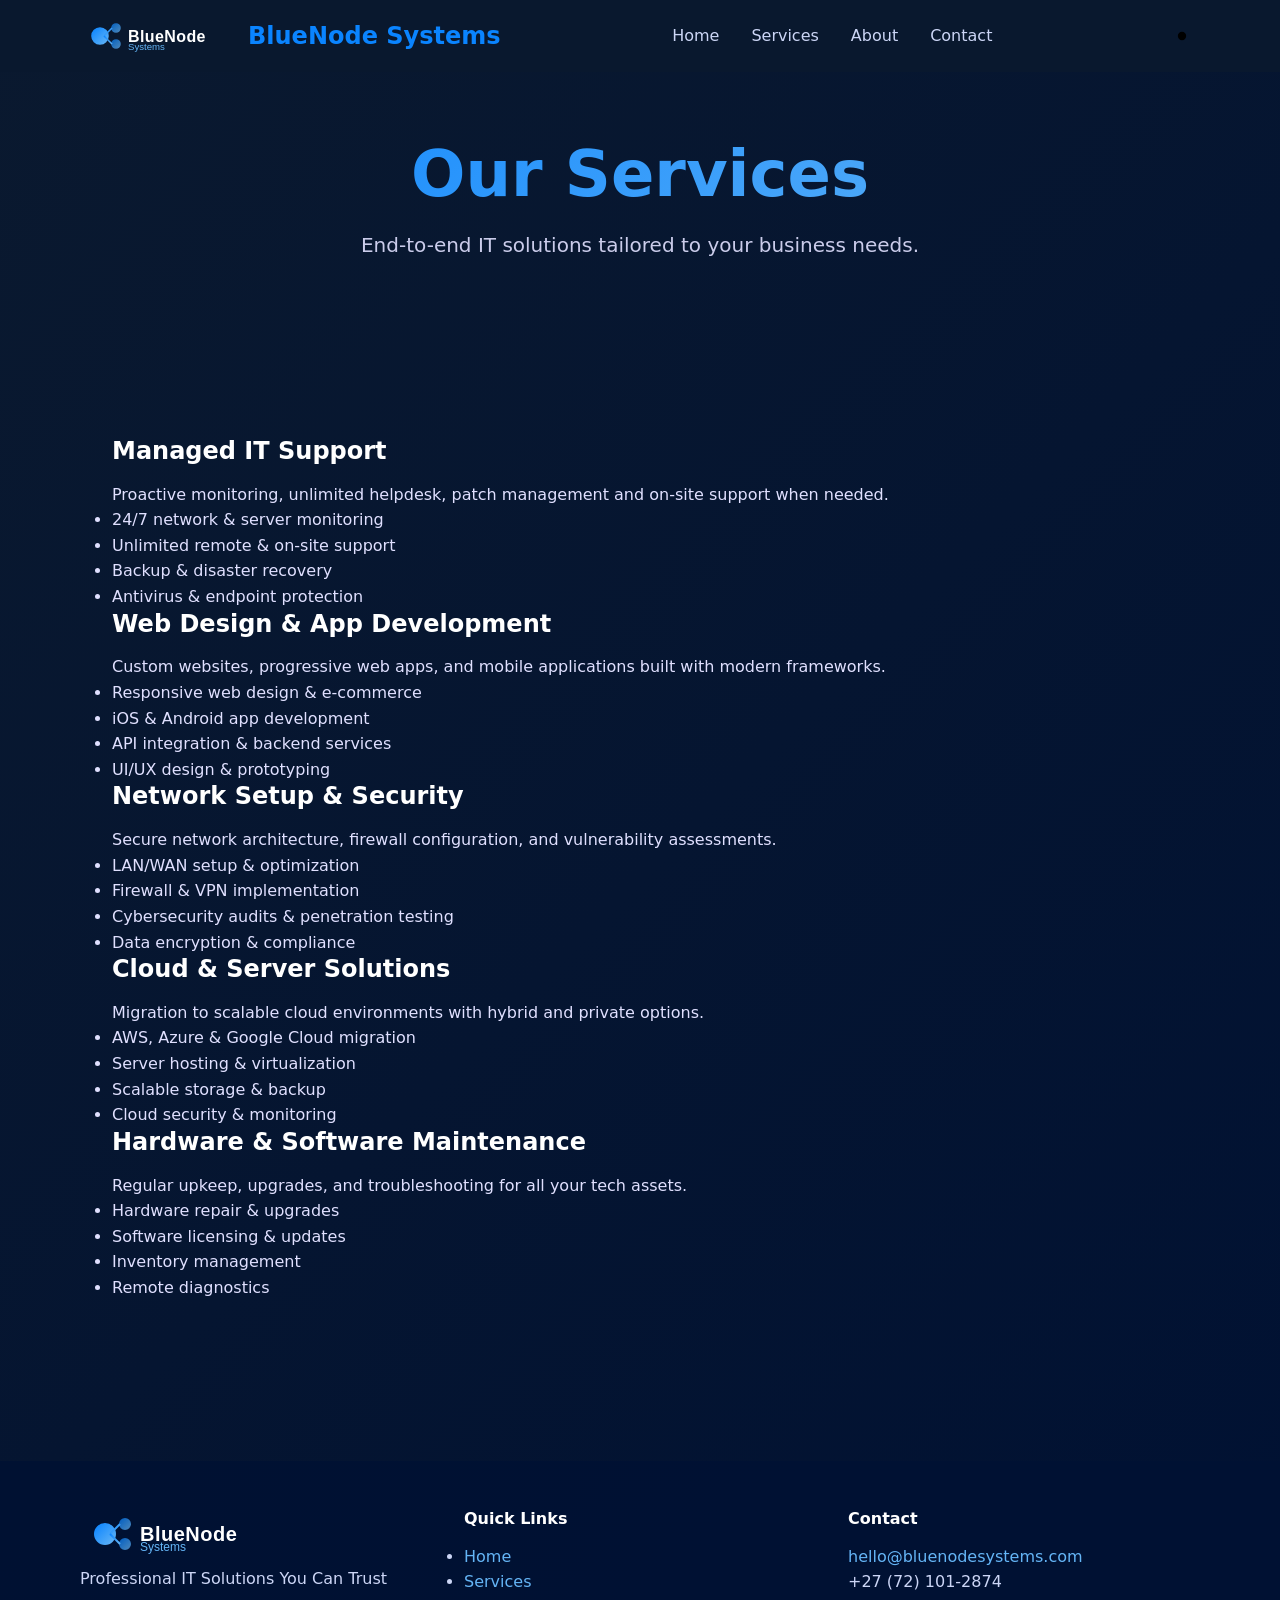
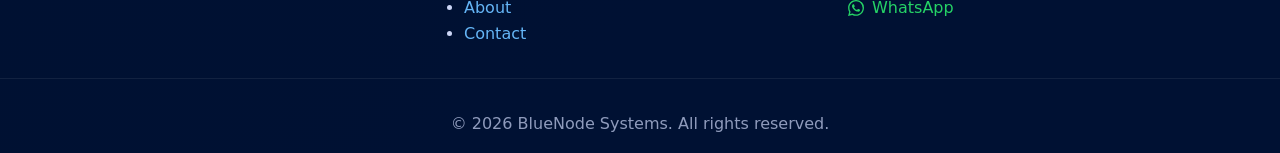
<file: services.html>
<!DOCTYPE html>
<html lang="en">

  <head>
    <meta charset="UTF-8" />
    <meta name="viewport" content="width=device-width, initial-scale=1.0" />
    <meta name="description"
      content="Full range of IT services: Managed IT Support, Web & App Development, Cybersecurity, Cloud Solutions and Hardware Maintenance from BlueNode Systems." />
    <meta name="keywords"
      content="managed IT, web development, cybersecurity, cloud services, hardware maintenance" />
    <meta property="og:title" content="Services – BlueNode Systems" />
    <meta property="og:description"
      content="Comprehensive IT solutions including support, development, security, and cloud migration." />
    <meta property="og:url"
      content="https://bluenodesystems.com/services.html" />
    <meta property="og:type" content="website" />

    <title>Our Services – BlueNode Systems</title>
    <link rel="icon" href="./assets/images/logo.svg" type="image/svg+xml">
    <link rel="stylesheet" href="./assets/css/styles.css" />
    <script defer src="./assets/js/main.js"></script>
    <meta property="og:image" content="./assets/images/hero.svg" />

    <!-- JSON-LD Structured Data -->
    <script type="application/ld+json">
  {
    "@context": "https://schema.org",
    "@type": "Organization",
    "name": "BlueNode Systems",
    "url": "https://bluenodesystems.com",
    "logo": "https://bluenodesystems.com/assets/images/logo.svg",
    "description": "Professional managed IT services, web & app development, cloud solutions and cybersecurity.",
    "contactPoint": {
      "@type": "ContactPoint",
      "telephone": "0605697174",
      "contactType": "Customer Service",
      "email": "hello@bluenodesystems.com"
    }
  }
  </script>
  </head>

  <body>
    <!-- Navbar (same as index, but active on Services) -->
    <header class="header" id="header">
      <div class="container header__container">
        <a href="./" class="logo">
        <img src="./assets/images/logo.svg" alt="BlueNode Systems Logo" />
          <span>BlueNode Systems</span>
        </a>

        <nav class="nav">
          <ul class="nav__list">
            <li><a href="./" class="nav__link">Home</a></li>
            <li><a href="./services.html" class="nav__link active">Services</a></li>
            <li><a href="./about.html" class="nav__link">About</a></li>
            <li><a href="./contact.html" class="nav__link">Contact</a></li>
          </ul>
        </nav>

        <button class="theme-toggle" aria-label="Toggle dark mode"
          id="themeToggle">
          <svg class="sun" viewBox="0 0 24 24">
            <path
              d="M12 7a5 5 0 100 10 5 5 0 000-10zM12 1v2m0 18v2m-10-9H2m20 0h-2m-2.636-7.364l-1.414 1.414m-12.728 0L4.808 6.222M5.636 18.364l1.414-1.414m12.728 0l1.414 1.414" />
          </svg>
          <svg class="moon" viewBox="0 0 24 24">
            <path
              d="M21.64 13a1 1 0 00-1.05-.14 8.05 8.05 0 01-3.37.73 8.15 8.15 0 01-8.14-8.15 8.06 8.06 0 01.73-3.37 1 1 0 00-.64-1.47 10.54 10.54 0 00-5.77 15.6 10.5 10.5 0 0015.6-5.77z" />
          </svg>
        </button>

        <button class="nav-toggle" id="navToggle" aria-label="Open menu">
          <span></span><span></span><span></span>
        </button>
      </div>
    </header>

    <!-- Hero Small -->
    <section class="hero hero--small">
      <div class="container">
        <h1 class="hero__title">Our Services</h1>
        <p class="hero__subtitle">End-to-end IT solutions tailored to your
          business needs.</p>
      </div>
    </section>

    <!-- Services Full -->
    <section class="section services-full">
      <div class="container">
        <!-- Managed IT -->
        <div class="service reveal" id="managed-it">
          <div class="service__icon">
            <svg viewBox="0 0 24 24">
              <path fill="currentColor"
                d="M19 3H5c-1.1 0-2 .9-2 2v14c0 1.1.9 2 2 2h14c1.1 0 2-.9 2-2V5c0-1.1-.9-2-2-2zM9 17H7v-7h2v7zm4 0h-2v-4h2v4zm4 0h-2v-7h2v7z" />
            </svg>
          </div>
          <div class="service__content">
            <h2>Managed IT Support</h2>
            <p>Proactive monitoring, unlimited helpdesk, patch management and
              on-site support when needed.</p>
            <ul>
              <li>24/7 network & server monitoring</li>
              <li>Unlimited remote & on-site support</li>
              <li>Backup & disaster recovery</li>
              <li>Antivirus & endpoint protection</li>
            </ul>
          </div>
        </div>

        <!-- Web Design & App Development -->
        <div class="service reveal" id="web-dev">
          <div class="service__icon">
            <svg viewBox="0 0 24 24">
              <path fill="currentColor"
                d="M20 4H4c-1.1 0-1.99.9-1.99 2L2 18c0 1.1.9 2 2 2h16c1.1 0 2-.9 2-2V6c0-1.1-.9-2-2-2zm-5.5 14H12v-2h2.5v2zm3.5-4H6V8h12v6z" />
            </svg>
          </div>
          <div class="service__content">
            <h2>Web Design & App Development</h2>
            <p>Custom websites, progressive web apps, and mobile applications
              built with modern frameworks.</p>
            <ul>
              <li>Responsive web design & e-commerce</li>
              <li>iOS & Android app development</li>
              <li>API integration & backend services</li>
              <li>UI/UX design & prototyping</li>
            </ul>
          </div>
        </div>

        <!-- Network Setup & Security -->
        <div class="service reveal" id="network-security">
          <div class="service__icon">
            <svg viewBox="0 0 24 24">
              <path fill="currentColor"
                d="M12 1L3 5v6c0 5.55 3.84 10.74 9 12 5.16-1.26 9-6.45 9-12V5l-9-4zM11 17h2v-6h-2v6zm1-15V3l-1-.5-1 .5V2h2zm0 18V21l-1-.5-1 .5v1h2z" />
            </svg>
          </div>
          <div class="service__content">
            <h2>Network Setup & Security</h2>
            <p>Secure network architecture, firewall configuration, and
              vulnerability assessments.</p>
            <ul>
              <li>LAN/WAN setup & optimization</li>
              <li>Firewall & VPN implementation</li>
              <li>Cybersecurity audits & penetration testing</li>
              <li>Data encryption & compliance</li>
            </ul>
          </div>
        </div>

        <!-- Cloud & Server Solutions -->
        <div class="service reveal" id="cloud">
          <div class="service__icon">
            <svg viewBox="0 0 24 24">
              <path fill="currentColor"
                d="M19.35 10.04A7.49 7.49 0 0012 4C9.11 4 6.6 5.64 5.35 8.04A5.994 5.994 0 000 14c0 3.31 2.69 6 6 6h13c2.76 0 5-2.24 5-5 0-2.64-2.05-4.78-4.65-4.96z" />
            </svg>
          </div>
          <div class="service__content">
            <h2>Cloud & Server Solutions</h2>
            <p>Migration to scalable cloud environments with hybrid and private
              options.</p>
            <ul>
              <li>AWS, Azure & Google Cloud migration</li>
              <li>Server hosting & virtualization</li>
              <li>Scalable storage & backup</li>
              <li>Cloud security & monitoring</li>
            </ul>
          </div>
        </div>

        <!-- Hardware & Software Maintenance -->
        <div class="service reveal" id="maintenance">
          <div class="service__icon">
            <svg viewBox="0 0 24 24">
              <path fill="currentColor"
                d="M20 6h-2.18c.11-.31.18-.65.18-1a2.996 2.996 0 00-5.5-1.65l-.5.67-.5-.68C10.96 2.54 10.05 2 9 2 7.34 2 6 3.34 6 5c0 .35.07.69.18 1H4c-1.11 0-1.99.89-1.99 2L2 19c0 1.11.89 2 2 2h16c1.11 0 2-.89 2-2V8c0-1.11-.89-2-2-2zm-5-2c.55 0 1 .45 1 1s-.45 1-1 1-1-.45-1-1 .45-1 1-1zM9 4c.55 0 1 .45 1 1s-.45 1-1 1-1-.45-1-1 .45-1 1-1zM12 14c-2.76 0-5-2.24-5-5s2.24-5 5-5 5 2.24 5 5-2.24 5-5 5zm0-8c-1.66 0-3 1.34-3 3s1.34 3 3 3 3-1.34 3-3-1.34-3-3-3z" />
            </svg>
          </div>
          <div class="service__content">
            <h2>Hardware & Software Maintenance</h2>
            <p>Regular upkeep, upgrades, and troubleshooting for all your tech
              assets.</p>
            <ul>
              <li>Hardware repair & upgrades</li>
              <li>Software licensing & updates</li>
              <li>Inventory management</li>
              <li>Remote diagnostics</li>
            </ul>
          </div>
        </div>
      </div>
    </section>

    <!-- Footer -->
  <footer class="footer">
    <div class="container footer__container">
      <div class="footer__brand">
        <img src="./assets/images/logo.svg" alt="BlueNode Systems" />
        <p>Professional IT Solutions You Can Trust</p>
      </div>
      <div class="footer__links">
        <h4>Quick Links</h4>
        <ul>
          <li><a href="./">Home</a></li>
          <li><a href="./services.html">Services</a></li>
          <li><a href="./about.html">About</a></li>
          <li><a href="./contact.html">Contact</a></li>
        </ul>
      </div>
      <div class="footer__contact">
        <h4>Contact</h4>
        <p><a href="mailto:hello@bluenodesystems.com">hello@bluenodesystems.com</a></p>
        <p>+27 (72) 101-2874</p>
        <a href="https://wa.me/0721012874" target="_blank" class="whatsapp">
          <svg viewBox="0 0 24 24" style="width:16px;height:16px;">
            <path fill="currentColor"
              d="M17.472 14.382c-.297-.149-1.758-.867-2.03-.967-.273-.099-.471-.148-.67.15-.197.297-.767.966-.94 1.164-.173.199-.347.223-.644.075-.297-.15-1.255-.463-2.39-1.475-.883-.788-1.48-1.761-1.653-2.059-.173-.297-.018-.458.13-.606.134-.133.298-.347.446-.52.149-.174.198-.298.298-.497.099-.198.05-.371-.025-.52-.075-.149-.669-1.612-.916-2.207-.242-.579-.487-.5-.669-.51-.173-.008-.371-.01-.57-.01-.198 0-.52.074-.792.372-.272.297-1.04 1.016-1.04 2.479 0 1.462 1.065 2.875 1.213 3.074.149.198 2.096 3.2 5.077 4.487.709.306 1.262.489 1.694.625.712.227 1.36.195 1.871.118.571-.085 1.758-.719 2.006-1.413.248-.694.248-1.289.173-1.413-.074-.124-.272-.198-.57-.347m-5.421 7.403h-.004a9.87 9.87 0 01-5.031-1.378l-.361-.214-3.741.982.998-3.648-.235-.374a9.86 9.86 0 01-1.51-5.26c.001-5.45 4.436-9.884 9.888-9.884 2.64 0 5.122 1.03 6.988 2.898a9.825 9.825 0 012.893 6.994c-.003 5.45-4.437 9.884-9.885 9.884m8.413-18.297A11.815 11.815 0 0012.05 0C5.495 0 .16 5.335.157 11.892c0 2.096.547 4.142 1.588 5.945L.057 24l6.305-1.654a11.882 11.882 0 005.683 1.448h.005c6.554 0 11.89-5.335 11.893-11.893A11.821 11.821 0 0020.886 3.488" />
          </svg>
          WhatsApp
        </a>
      </div>
    </div>
    <div class="footer__bottom">
      <p>© 2026 BlueNode Systems. All rights reserved.</p>
    </div>
  </footer>
  </body>

</html>
</file>
<file: assets/css/styles.css>
/* ===== RESET & BASE ===== */
*, *::before, *::after {
  box-sizing: border-box;
  margin: 0;
  padding: 0;
}

html {
  scroll-behavior: smooth;
}

body {
  font-family: 'Inter', system-ui, -apple-system, sans-serif;
  line-height: 1.6;
  color: #e0e0ff;
  background: linear-gradient(135deg, #0a192f 0%, #001133 100%);
  transition: background 0.4s ease, color 0.4s ease;
  min-height: 100vh;
}

body.light {
  background: linear-gradient(135deg, #f8faff 0%, #e8f0ff 100%);
  color: #001133;
}

/* ===== CONTAINER & GRID ===== */
.container {
  width: min(90%, 1200px);
  margin: 0 auto;
  padding: 0 1rem;
}

.grid {
  display: grid;
  gap: 2rem;
}

@media (min-width: 768px) {
  .grid {
    grid-template-columns: repeat(auto-fit, minmax(300px, 1fr));
  }
  .hero__container {
    grid-template-columns: 1fr 1fr;
    gap: 4rem;
  }
  .service {
    display: grid;
    grid-template-columns: auto 1fr;
    gap: 2rem;
    align-items: center;
  }
}

/* ===== TYPOGRAPHY ===== */
h1, h2, h3, h4 {
  font-weight: 700;
  line-height: 1.2;
  color: #ffffff;
  margin-bottom: 1rem;
}

body.light h1, body.light h2, body.light h3, body.light h4 {
  color: #0a192f;
}

.section__title {
  text-align: center;
  font-size: clamp(2rem, 5vw, 3.5rem);
  margin-bottom: 3rem;
}

.text-center {
  text-align: center;
}

/* ===== GLASSMORPHISM ELEMENTS ===== */
.glass-card {
  background: rgba(255, 255, 255, 0.1);
  -webkit-backdrop-filter: blur(12px);
  backdrop-filter: blur(12px);
  border: 1px solid rgba(255, 255, 255, 0.2);
  border-radius: 16px;
  padding: 2rem;
  transition: all 0.3s cubic-bezier(0.4, 0, 0.2, 1);
  box-shadow: 0 8px 32px rgba(0, 0, 0, 0.1);
  position: relative;
  overflow: hidden;
}

.glass-card::before {
  content: '';
  position: absolute;
  top: 0;
  left: 0;
  right: 0;
  height: 1px;
  background: linear-gradient(90deg, transparent, rgba(255,255,255,0.4), transparent);
}

.glass-card:hover {
  transform: translateY(-5px);
  box-shadow: 0 20px 40px rgba(0, 0, 0, 0.2);
  border-color: rgba(10, 132, 255, 0.5);
}

body.light .glass-card {
  background: rgba(255, 255, 255, 0.8);
  border: 1px solid rgba(10, 132, 255, 0.2);
  box-shadow: 0 8px 32px rgba(10, 132, 255, 0.1);
}

/* ===== HEADER ===== */
.header {
  position: sticky;
  top: 0;
  z-index: 100;
  background: rgba(10, 25, 47, 0.95);
  -webkit-backdrop-filter: blur(20px);
  backdrop-filter: blur(20px);
  transition: all 0.3s ease;
}

.header.scrolled {
  box-shadow: 0 10px 30px rgba(0, 0, 0, 0.3);
  background: rgba(10, 25, 47, 0.98);
}

.header__container {
  display: flex;
  align-items: center;
  justify-content: space-between;
  padding: 1rem 0;
  max-width: 1200px;
  margin: 0 auto;
  padding-left: 1rem;
  padding-right: 1rem;
}

.logo {
  display: flex;
  align-items: center;
  gap: 0.5rem;
  font-size: 1.5rem;
  font-weight: 700;
  text-decoration: none;
  color: #0A84FF;
}

.logo img {
  height: 40px;
  width: auto;
}

.nav__list {
  display: flex;
  list-style: none;
  gap: 2rem;
  margin: 0;
  padding: 0;
}

.nav__link {
  color: #ccd6f6;
  text-decoration: none;
  font-weight: 500;
  transition: color 0.3s ease;
  position: relative;
}

.nav__link:hover,
.nav__link.active {
  color: #0A84FF;
}

.nav__link.active::after {
  content: '';
  position: absolute;
  bottom: -4px;
  left: 0;
  width: 100%;
  height: 2px;
  background: #0A84FF;
}

.theme-toggle {
  background: none;
  border: none;
  cursor: pointer;
  padding: 0.5rem;
  border-radius: 50%;
  display: flex;
  align-items: center;
  justify-content: center;
  transition: background 0.3s ease;
}

.theme-toggle:hover {
  background: rgba(10, 132, 255, 0.1);
}

.theme-toggle svg {
  width: 20px;
  height: 20px;
  color: #0A84FF;
  display: none;
}

.theme-toggle .sun {
  display: block;
}

body.light .theme-toggle .sun {
  display: none;
}

body.light .theme-toggle .moon {
  display: block;
}

.nav-toggle {
  display: none;
  flex-direction: column;
  gap: 4px;
  background: none;
  border: none;
  cursor: pointer;
  padding: 0.5rem;
}

.nav-toggle span {
  width: 25px;
  height: 3px;
  background: #0A84FF;
  transition: 0.3s;
}

.nav-toggle.active span:nth-child(1) {
  transform: rotate(-45deg) translate(-5px, 6px);
}

.nav-toggle.active span:nth-child(2) {
  opacity: 0;
}

.nav-toggle.active span:nth-child(3) {
  transform: rotate(45deg) translate(-5px, -6px);
}

/* ===== HERO ===== */
.hero {
  padding: 8rem 0 6rem;
  text-align: center;
  position: relative;
}

.hero--small {
  padding: 4rem 0 3rem;
}

.hero__title {
  font-size: clamp(2.5rem, 6vw, 4rem);
  background: linear-gradient(135deg, #0A84FF, #64B5F6);
  -webkit-background-clip: text;
  -webkit-text-fill-color: transparent;
  background-clip: text;
  margin-bottom: 1rem;
  animation: fadeInUp 1s ease;
}

.hero__subtitle {
  font-size: 1.25rem;
  max-width: 600px;
  margin: 0 auto 2rem;
  opacity: 0.9;
}

.hero__actions {
  display: flex;
  gap: 1rem;
  justify-content: center;
  flex-wrap: wrap;
}

.hero__image img {
  width: 100%;
  max-width: 500px;
  border-radius: 16px;
  box-shadow: 0 20px 40px rgba(0, 0, 0, 0.2);
}

/* ===== BUTTONS ===== */
.btn {
  padding: 1rem 2rem;
  border-radius: 12px;
  font-weight: 600;
  text-decoration: none;
  display: inline-flex;
  align-items: center;
  justify-content: center;
  transition: all 0.3s cubic-bezier(0.4, 0, 0.2, 1);
  font-size: 1rem;
  min-height: 48px;
}

.btn--primary {
  background: linear-gradient(135deg, #0A84FF, #1976D2);
  color: white;
  box-shadow: 0 4px 14px rgba(10, 132, 255, 0.4);
}

.btn--primary:hover {
  transform: translateY(-2px);
  box-shadow: 0 8px 25px rgba(10, 132, 255, 0.5);
}

.btn--secondary {
  background: transparent;
  color: #0A84FF;
  border: 2px solid #0A84FF;
}

.btn--secondary:hover {
  background: #0A84FF;
  color: white;
  transform: translateY(-2px);
}

.btn--large {
  padding: 1.25rem 3rem;
  font-size: 1.125rem;
}

/* ===== SECTIONS ===== */
.section {
  padding: 6rem 0;
}

.section:nth-child(even) {
  background: rgba(0, 0, 0, 0.05);
}

body.light .section:nth-child(even) {
  background: rgba(10, 132, 255, 0.05);
}

/* Service Cards */
.service-card {
  text-decoration: none;
  color: inherit;
  text-align: center;
  padding: 2rem;
}

.service-icon {
  width: 48px;
  height: 48px;
  color: #0A84FF;
  margin-bottom: 1rem;
}

.testimonial {
  text-align: center;
  font-style: italic;
}

.testimonial strong {
  display: block;
  margin-top: 1rem;
  font-style: normal;
  color: #0A84FF;
}

/* CTA */
.cta {
  background: linear-gradient(135deg, #0A84FF, #1976D2);
  color: white;
  text-align: center;
  padding: 4rem 0;
}

.cta__container {
  max-width: 600px;
  margin: 0 auto;
}

body.light .cta {
  color: #0a192f;
}

/* ===== FOOTER ===== */
.footer {
  background: rgba(0, 17, 51, 0.95);
  color: #ccd6f6;
  padding: 3rem 0 1rem;
  margin-top: 4rem;
}

body.light .footer {
  background: rgba(248, 250, 255, 0.95);
  color: #0a192f;
}

.footer__container {
  display: grid;
  grid-template-columns: repeat(auto-fit, minmax(250px, 1fr));
  gap: 2rem;
  margin-bottom: 2rem;
}

.footer__bottom {
  text-align: center;
  padding-top: 2rem;
  border-top: 1px solid rgba(255, 255, 255, 0.1);
  opacity: 0.7;
}

body.light .footer__bottom {
  border-color: rgba(0, 0, 0, 0.1);
}

.footer a {
  color: #64B5F6;
  text-decoration: none;
  transition: color 0.3s;
}

.footer a:hover {
  color: #0A84FF;
}

.whatsapp {
  display: flex;
  align-items: center;
  gap: 0.5rem;
  color: #25D366 !important;
  font-weight: 500;
}

/* ===== FORMS ===== */
.form-group {
  margin-bottom: 1.5rem;
}

.form-group label {
  display: block;
  margin-bottom: 0.5rem;
  font-weight: 500;
}

.form-group input,
.form-group textarea {
  width: 100%;
  padding: 1rem;
  border: 1px solid rgba(255, 255, 255, 0.2);
  border-radius: 8px;
  background: rgba(255, 255, 255, 0.05);
  color: inherit;
  font-family: inherit;
  transition: border-color 0.3s;
}

body.light .form-group input,
body.light .form-group textarea {
  background: rgba(255, 255, 255, 0.9);
  border-color: rgba(0, 0, 0, 0.1);
}

.form-group input:focus,
.form-group textarea:focus {
  outline: none;
  border-color: #0A84FF;
}

/* ===== ANIMATIONS ===== */
@keyframes fadeInUp {
  from {
    opacity: 0;
    transform: translateY(30px);
  }
  to {
    opacity: 1;
    transform: translateY(0);
  }
}

.reveal {
  opacity: 0;
  transform: translateY(30px);
  transition: all 0.6s ease;
}

.reveal.active {
  opacity: 1;
  transform: translateY(0);
}

/* ===== RESPONSIVE ===== */
@media (max-width: 768px) {
  .header__container {
    padding: 1rem;
  }

  .nav {
    position: fixed;
    top: 0;
    right: -100%;
    height: 100vh;
    width: 300px;
    background: rgba(10, 25, 47, 0.98);
    -webkit-backdrop-filter: blur(20px);
    backdrop-filter: blur(20px);
    transition: right 0.3s ease;
    padding-top: 80px;
    z-index: 1000;
  }

  .nav.active {
    right: 0;
  }

  .nav__list {
    flex-direction: column;
    gap: 1.5rem;
    padding: 2rem;
  }

  .nav-toggle {
    display: flex;
  }

  .hero {
    padding: 4rem 0 3rem;
  }

  .hero__actions {
    flex-direction: column;
    align-items: center;
  }

  .service {
    grid-template-columns: 1fr;
    text-align: center;
  }

  .service__icon {
    justify-self: center;
  }

  .stats__grid {
    grid-template-columns: repeat(2, 1fr);
  }
}

@media (max-width: 480px) {
  .stats__grid {
    grid-template-columns: 1fr;
  }
}

/* ===== UTILITIES ===== */
.text-center { text-align: center; }
.mb-1 { margin-bottom: 1rem; }
.mb-2 { margin-bottom: 2rem; }

/* Additional styles for about/team/stats */
.team-member img { /* Placeholder for team photos */ width: 80px; height: 80px; border-radius: 50%; margin-bottom: 1rem; }
.stat { text-align: center; color: #0A84FF; }
.stat h3 { font-size: 3rem; margin-bottom: 0.5rem; }
</file>
